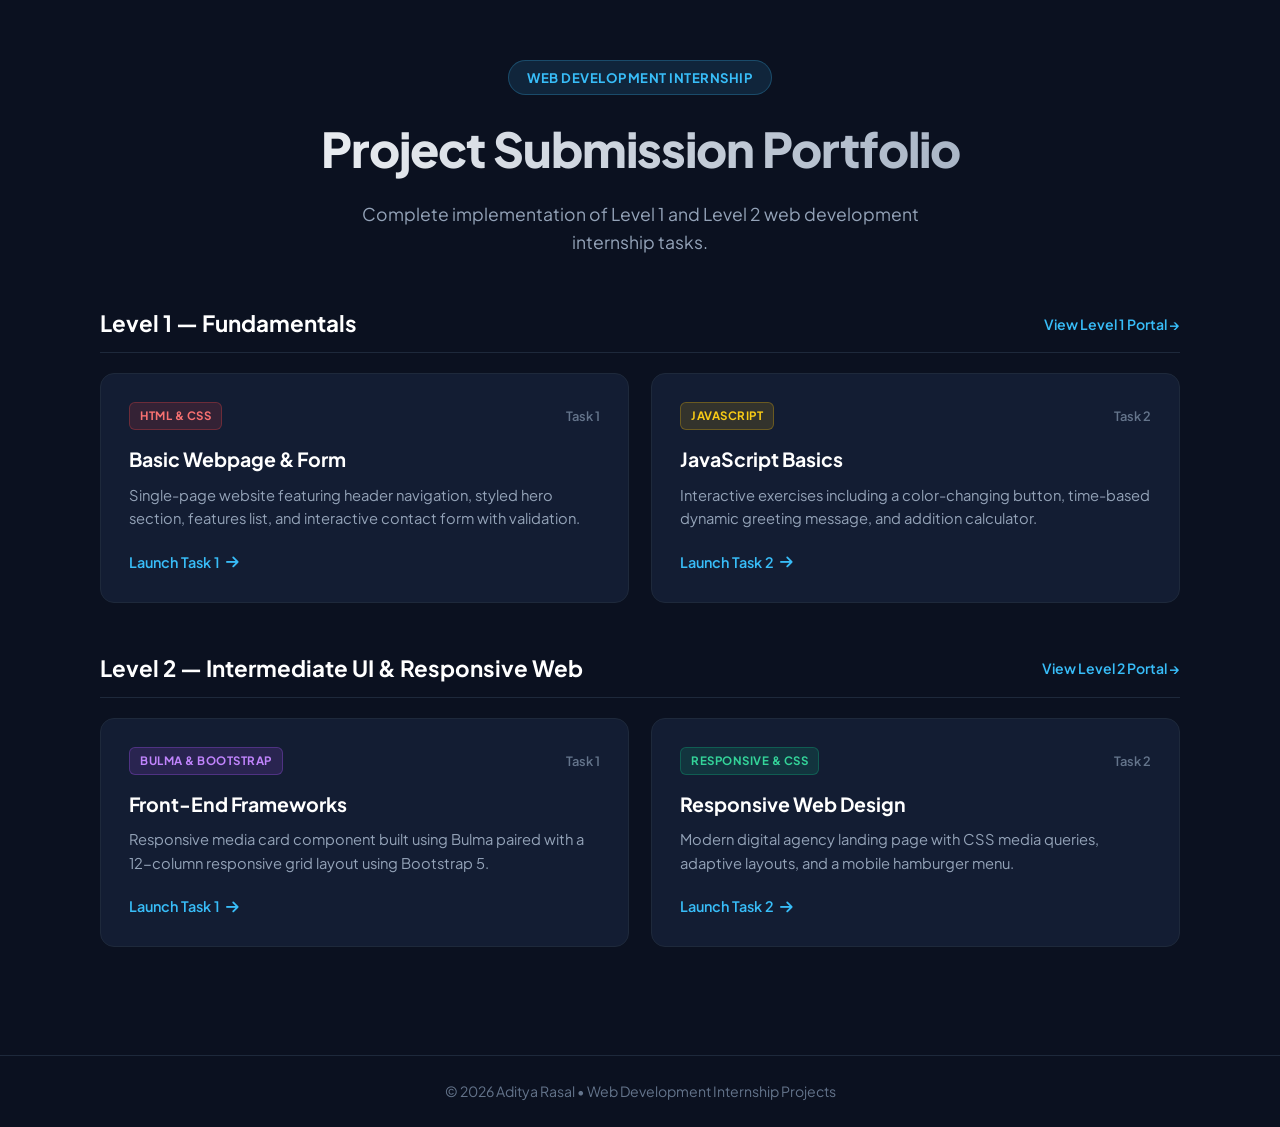
<file: index.html>
<!DOCTYPE html>
<html lang="en">
<head>
    <meta charset="UTF-8">
    <meta name="viewport" content="width=device-width, initial-scale=1.0">
    <title>Web Development Internship Projects</title>
    <link rel="preconnect" href="https://fonts.googleapis.com">
    <link rel="preconnect" href="https://fonts.gstatic.com" crossorigin>
    <link href="https://fonts.googleapis.com/css2?family=Plus+Jakarta+Sans:wght@400;500;600;700;800&display=swap" rel="stylesheet">
    <link rel="stylesheet" href="https://cdnjs.cloudflare.com/ajax/libs/font-awesome/6.5.1/css/all.min.css">
    <style>
        * {
            margin: 0;
            padding: 0;
            box-sizing: border-box;
        }

        body {
            font-family: 'Plus Jakarta Sans', -apple-system, BlinkMacSystemFont, sans-serif;
            background: #0b1120;
            color: #f8fafc;
            min-height: 100vh;
            display: flex;
            flex-direction: column;
            line-height: 1.6;
        }

        .container {
            width: 90%;
            max-width: 1080px;
            margin: 0 auto;
            padding: 60px 0;
            flex: 1;
        }

        header.hero {
            text-align: center;
            margin-bottom: 50px;
        }

        .badge-tag {
            display: inline-block;
            background: rgba(56, 189, 248, 0.12);
            color: #38bdf8;
            border: 1px solid rgba(56, 189, 248, 0.25);
            padding: 6px 18px;
            border-radius: 999px;
            font-size: 0.82rem;
            font-weight: 700;
            text-transform: uppercase;
            letter-spacing: 0.5px;
            margin-bottom: 16px;
        }

        h1 {
            font-size: clamp(2rem, 4vw, 3rem);
            font-weight: 800;
            letter-spacing: -1px;
            margin-bottom: 12px;
            background: linear-gradient(to right, #ffffff, #94a3b8);
            -webkit-background-clip: text;
            -webkit-text-fill-color: transparent;
        }

        p.subtitle {
            color: #94a3b8;
            font-size: 1.1rem;
            max-width: 620px;
            margin: 0 auto;
        }

        .level-group {
            margin-bottom: 48px;
        }

        .level-header {
            display: flex;
            align-items: center;
            gap: 12px;
            margin-bottom: 20px;
            padding-bottom: 10px;
            border-bottom: 1px solid #1e293b;
        }

        .level-header h2 {
            font-size: 1.4rem;
            font-weight: 700;
            color: #ffffff;
        }

        .level-portal-link {
            margin-left: auto;
            font-size: 0.88rem;
            color: #38bdf8;
            text-decoration: none;
            font-weight: 600;
        }

        .level-portal-link:hover {
            text-decoration: underline;
        }

        .cards-grid {
            display: grid;
            grid-template-columns: repeat(2, 1fr);
            gap: 22px;
        }

        .task-card {
            background: #131d33;
            border: 1px solid #1e293b;
            border-radius: 14px;
            padding: 28px;
            text-decoration: none;
            color: inherit;
            display: flex;
            flex-direction: column;
            justify-content: space-between;
            transition: transform 0.25s ease, border-color 0.25s ease, box-shadow 0.25s ease;
        }

        .task-card:hover {
            transform: translateY(-4px);
            border-color: #38bdf8;
            box-shadow: 0 12px 28px rgba(56, 189, 248, 0.15);
        }

        .card-top {
            display: flex;
            justify-content: space-between;
            align-items: center;
            margin-bottom: 14px;
        }

        .pill {
            font-size: 0.72rem;
            font-weight: 700;
            text-transform: uppercase;
            padding: 4px 10px;
            border-radius: 6px;
            letter-spacing: 0.5px;
        }

        .pill-html { background: rgba(239, 68, 68, 0.15); color: #f87171; border: 1px solid rgba(239, 68, 68, 0.3); }
        .pill-js { background: rgba(234, 179, 8, 0.15); color: #facc15; border: 1px solid rgba(234, 179, 8, 0.3); }
        .pill-css { background: rgba(16, 185, 129, 0.15); color: #34d399; border: 1px solid rgba(16, 185, 129, 0.3); }
        .pill-fw { background: rgba(168, 85, 247, 0.15); color: #c084fc; border: 1px solid rgba(168, 85, 247, 0.3); }

        .task-number {
            font-size: 0.8rem;
            color: #64748b;
            font-weight: 600;
        }

        .task-card h3 {
            font-size: 1.22rem;
            font-weight: 700;
            color: #ffffff;
            margin-bottom: 8px;
        }

        .task-card p {
            color: #94a3b8;
            font-size: 0.92rem;
            line-height: 1.6;
            margin-bottom: 20px;
            flex-grow: 1;
        }

        .card-footer {
            display: flex;
            align-items: center;
            gap: 6px;
            font-size: 0.9rem;
            font-weight: 600;
            color: #38bdf8;
        }

        footer {
            border-top: 1px solid #1e293b;
            padding: 24px 0;
            text-align: center;
            color: #64748b;
            font-size: 0.88rem;
        }

        @media (max-width: 768px) {
            .cards-grid {
                grid-template-columns: 1fr;
            }

            .container {
                padding: 40px 0;
            }
        }
    </style>
</head>
<body>

    <div class="container">
        <header class="hero">
            <span class="badge-tag">Web Development Internship</span>
            <h1>Project Submission Portfolio</h1>
            <p class="subtitle">Complete implementation of Level 1 and Level 2 web development internship tasks.</p>
        </header>

        <section class="level-group">
            <div class="level-header">
                <h2>Level 1 &mdash; Fundamentals</h2>
                <a href="level_1/index.html" class="level-portal-link">View Level 1 Portal &rarr;</a>
            </div>

            <div class="cards-grid">
                <a href="level_1/Task_1/index.html" class="task-card">
                    <div>
                        <div class="card-top">
                            <span class="pill pill-html">HTML &amp; CSS</span>
                            <span class="task-number">Task 1</span>
                        </div>
                        <h3>Basic Webpage &amp; Form</h3>
                        <p>Single-page website featuring header navigation, styled hero section, features list, and interactive contact form with validation.</p>
                    </div>
                    <div class="card-footer">
                        <span>Launch Task 1</span>
                        <i class="fa-solid fa-arrow-right"></i>
                    </div>
                </a>

                <a href="level_1/Task_2/index.html" class="task-card">
                    <div>
                        <div class="card-top">
                            <span class="pill pill-js">JavaScript</span>
                            <span class="task-number">Task 2</span>
                        </div>
                        <h3>JavaScript Basics</h3>
                        <p>Interactive exercises including a color-changing button, time-based dynamic greeting message, and addition calculator.</p>
                    </div>
                    <div class="card-footer">
                        <span>Launch Task 2</span>
                        <i class="fa-solid fa-arrow-right"></i>
                    </div>
                </a>
            </div>
        </section>

        <section class="level-group">
            <div class="level-header">
                <h2>Level 2 &mdash; Intermediate UI &amp; Responsive Web</h2>
                <a href="level_2/index.html" class="level-portal-link">View Level 2 Portal &rarr;</a>
            </div>

            <div class="cards-grid">
                <a href="level_2/task_1/index.html" class="task-card">
                    <div>
                        <div class="card-top">
                            <span class="pill pill-fw">Bulma &amp; Bootstrap</span>
                            <span class="task-number">Task 1</span>
                        </div>
                        <h3>Front-End Frameworks</h3>
                        <p>Responsive media card component built using Bulma paired with a 12-column responsive grid layout using Bootstrap 5.</p>
                    </div>
                    <div class="card-footer">
                        <span>Launch Task 1</span>
                        <i class="fa-solid fa-arrow-right"></i>
                    </div>
                </a>

                <a href="level_2/task_2/index.html" class="task-card">
                    <div>
                        <div class="card-top">
                            <span class="pill pill-css">Responsive &amp; CSS</span>
                            <span class="task-number">Task 2</span>
                        </div>
                        <h3>Responsive Web Design</h3>
                        <p>Modern digital agency landing page with CSS media queries, adaptive layouts, and a mobile hamburger menu.</p>
                    </div>
                    <div class="card-footer">
                        <span>Launch Task 2</span>
                        <i class="fa-solid fa-arrow-right"></i>
                    </div>
                </a>
            </div>
        </section>
    </div>

    <footer>
        <p>&copy; 2026 Aditya Rasal &bull; Web Development Internship Projects</p>
    </footer>

</body>
</html>
</file>
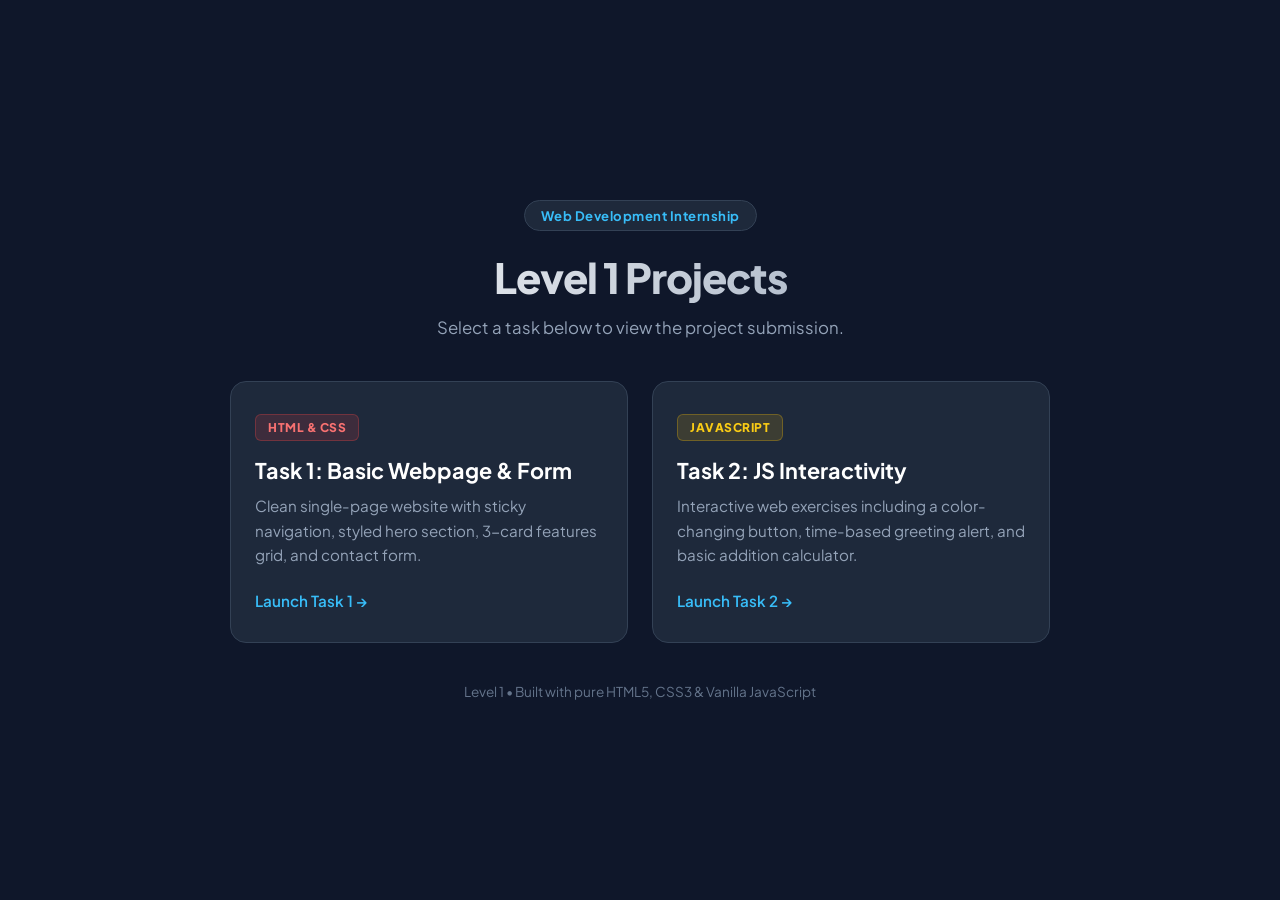
<file: level_1/index.html>
<!DOCTYPE html>
<html lang="en">
<head>
    <meta charset="UTF-8">
    <meta name="viewport" content="width=device-width, initial-scale=1.0">
    <title>Level 1 - Web Development Fundamentals</title>
    <link href="https://fonts.googleapis.com/css2?family=Plus+Jakarta+Sans:wght@400;500;600;700;800&display=swap" rel="stylesheet">
    <style>
        * {
            margin: 0;
            padding: 0;
            box-sizing: border-box;
        }
        body {
            font-family: 'Plus Jakarta Sans', -apple-system, BlinkMacSystemFont, sans-serif;
            background: #0f172a;
            color: #f8fafc;
            min-height: 100vh;
            display: flex;
            flex-direction: column;
            justify-content: center;
            align-items: center;
            padding: 40px 20px;
        }
        .container {
            max-width: 820px;
            width: 100%;
            text-align: center;
        }
        .tag {
            display: inline-block;
            background: #1e293b;
            color: #38bdf8;
            padding: 6px 16px;
            border-radius: 9999px;
            font-size: 0.82rem;
            font-weight: 700;
            letter-spacing: 0.5px;
            margin-bottom: 20px;
            border: 1px solid #334155;
        }
        h1 {
            font-size: 2.6rem;
            font-weight: 800;
            letter-spacing: -1px;
            margin-bottom: 12px;
            background: linear-gradient(to right, #ffffff, #94a3b8);
            -webkit-background-clip: text;
            -webkit-text-fill-color: transparent;
        }
        p.subtitle {
            color: #94a3b8;
            font-size: 1.05rem;
            margin-bottom: 40px;
            line-height: 1.6;
        }
        .cards-grid {
            display: grid;
            grid-template-columns: repeat(auto-fit, minmax(300px, 1fr));
            gap: 24px;
            margin-bottom: 40px;
        }
        .card {
            background: #1e293b;
            border: 1px solid #334155;
            border-radius: 16px;
            padding: 32px 24px;
            text-align: left;
            display: flex;
            flex-direction: column;
            justify-content: space-between;
            transition: transform 0.2s ease, border-color 0.2s ease, box-shadow 0.2s ease;
            text-decoration: none;
            color: inherit;
        }
        .card:hover {
            transform: translateY(-4px);
            border-color: #38bdf8;
            box-shadow: 0 12px 30px rgba(56, 189, 248, 0.15);
        }
        .card-badge {
            display: inline-block;
            align-self: flex-start;
            font-size: 0.75rem;
            font-weight: 800;
            text-transform: uppercase;
            padding: 5px 12px;
            border-radius: 6px;
            margin-bottom: 16px;
            letter-spacing: 0.5px;
        }
        .badge-html {
            background: rgba(239, 68, 68, 0.15);
            color: #f87171;
            border: 1px solid rgba(239, 68, 68, 0.3);
        }
        .badge-js {
            background: rgba(234, 179, 8, 0.15);
            color: #facc15;
            border: 1px solid rgba(234, 179, 8, 0.3);
        }
        .card h2 {
            font-size: 1.35rem;
            font-weight: 700;
            color: #ffffff;
            margin-bottom: 10px;
        }
        .card p {
            color: #94a3b8;
            font-size: 0.95rem;
            line-height: 1.6;
            margin-bottom: 24px;
        }
        .card-link {
            font-size: 0.95rem;
            font-weight: 600;
            color: #38bdf8;
            display: flex;
            align-items: center;
            gap: 6px;
        }
        footer {
            color: #64748b;
            font-size: 0.85rem;
        }
    </style>
</head>
<body>

    <div class="container">
        <span class="tag">Web Development Internship</span>
        <h1>Level 1 Projects</h1>
        <p class="subtitle">Select a task below to view the project submission.</p>

        <div class="cards-grid">
            <a href="Task_1/index.html" class="card">
                <div>
                    <span class="card-badge badge-html">HTML &amp; CSS</span>
                    <h2>Task 1: Basic Webpage &amp; Form</h2>
                    <p>Clean single-page website with sticky navigation, styled hero section, 3-card features grid, and contact form.</p>
                </div>
                <span class="card-link">Launch Task 1 &rarr;</span>
            </a>

            <a href="Task_2/index.html" class="card">
                <div>
                    <span class="card-badge badge-js">JavaScript</span>
                    <h2>Task 2: JS Interactivity</h2>
                    <p>Interactive web exercises including a color-changing button, time-based greeting alert, and basic addition calculator.</p>
                </div>
                <span class="card-link">Launch Task 2 &rarr;</span>
            </a>
        </div>

        <footer>
            Level 1 &bull; Built with pure HTML5, CSS3 &amp; Vanilla JavaScript
        </footer>
    </div>

</body>
</html>
</file>
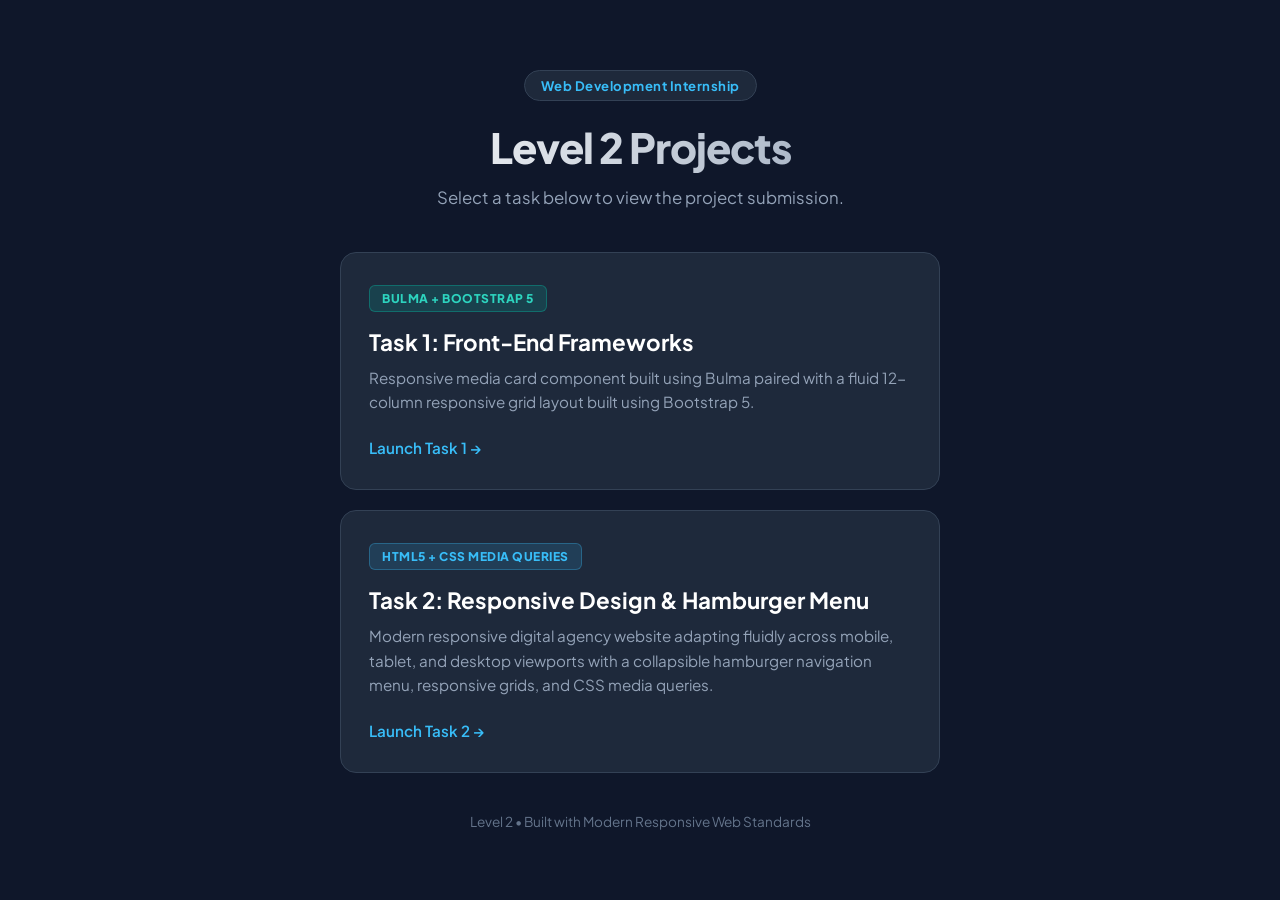
<file: level_2/index.html>
<!DOCTYPE html>
<html lang="en">
<head>
    <meta charset="UTF-8">
    <meta name="viewport" content="width=device-width, initial-scale=1.0">
    <title>Level 2 - Web Development Tasks</title>
    <link href="https://fonts.googleapis.com/css2?family=Plus+Jakarta+Sans:wght@400;500;600;700;800&display=swap" rel="stylesheet">
    <style>
        * {
            margin: 0;
            padding: 0;
            box-sizing: border-box;
        }
        body {
            font-family: 'Plus Jakarta Sans', -apple-system, BlinkMacSystemFont, sans-serif;
            background: #0f172a;
            color: #f8fafc;
            min-height: 100vh;
            display: flex;
            flex-direction: column;
            justify-content: center;
            align-items: center;
            padding: 40px 20px;
        }
        .container {
            max-width: 600px;
            width: 100%;
            text-align: center;
        }
        .tag {
            display: inline-block;
            background: #1e293b;
            color: #38bdf8;
            padding: 6px 16px;
            border-radius: 9999px;
            font-size: 0.82rem;
            font-weight: 700;
            letter-spacing: 0.5px;
            margin-bottom: 20px;
            border: 1px solid #334155;
        }
        h1 {
            font-size: 2.6rem;
            font-weight: 800;
            letter-spacing: -1px;
            margin-bottom: 12px;
            background: linear-gradient(to right, #ffffff, #94a3b8);
            -webkit-background-clip: text;
            -webkit-text-fill-color: transparent;
        }
        p.subtitle {
            color: #94a3b8;
            font-size: 1.05rem;
            margin-bottom: 40px;
            line-height: 1.6;
        }
        .cards-list {
            display: flex;
            flex-direction: column;
            gap: 20px;
            margin-bottom: 40px;
        }
        .card {
            background: #1e293b;
            border: 1px solid #334155;
            border-radius: 16px;
            padding: 32px 28px;
            text-align: left;
            display: flex;
            flex-direction: column;
            justify-content: space-between;
            transition: transform 0.25s ease, border-color 0.25s ease, box-shadow 0.25s ease;
            text-decoration: none;
            color: inherit;
        }
        .card:hover {
            transform: translateY(-4px);
            border-color: #38bdf8;
            box-shadow: 0 16px 36px rgba(56, 189, 248, 0.15);
        }
        .card-badge {
            display: inline-block;
            align-self: flex-start;
            font-size: 0.75rem;
            font-weight: 800;
            text-transform: uppercase;
            padding: 5px 12px;
            border-radius: 6px;
            margin-bottom: 16px;
            letter-spacing: 0.5px;
            background: rgba(0, 209, 178, 0.15);
            color: #2dd4bf;
            border: 1px solid rgba(0, 209, 178, 0.3);
        }
        .card h2 {
            font-size: 1.4rem;
            font-weight: 700;
            color: #ffffff;
            margin-bottom: 10px;
        }
        .card p {
            color: #94a3b8;
            font-size: 0.95rem;
            line-height: 1.6;
            margin-bottom: 24px;
        }
        .card-link {
            font-size: 0.95rem;
            font-weight: 600;
            color: #38bdf8;
            display: flex;
            align-items: center;
            gap: 6px;
        }
        footer {
            color: #64748b;
            font-size: 0.85rem;
        }
    </style>
</head>
<body>

    <div class="container">
        <span class="tag">Web Development Internship</span>
        <h1>Level 2 Projects</h1>
        <p class="subtitle">Select a task below to view the project submission.</p>

        <div class="cards-list">
            <a href="task_1/index.html" class="card">
                <div>
                    <span class="card-badge">Bulma + Bootstrap 5</span>
                    <h2>Task 1: Front-End Frameworks</h2>
                    <p>Responsive media card component built using Bulma paired with a fluid 12-column responsive grid layout built using Bootstrap 5.</p>
                </div>
                <span class="card-link">Launch Task 1 &rarr;</span>
            </a>

            <a href="task_2/index.html" class="card">
                <div>
                    <span class="card-badge" style="background: rgba(56, 189, 248, 0.15); color: #38bdf8; border-color: rgba(56, 189, 248, 0.3);">HTML5 + CSS Media Queries</span>
                    <h2>Task 2: Responsive Design &amp; Hamburger Menu</h2>
                    <p>Modern responsive digital agency website adapting fluidly across mobile, tablet, and desktop viewports with a collapsible hamburger navigation menu, responsive grids, and CSS media queries.</p>
                </div>
                <span class="card-link">Launch Task 2 &rarr;</span>
            </a>
        </div>

        <footer>
            Level 2 &bull; Built with Modern Responsive Web Standards
        </footer>
    </div>

</body>
</html>
</file>
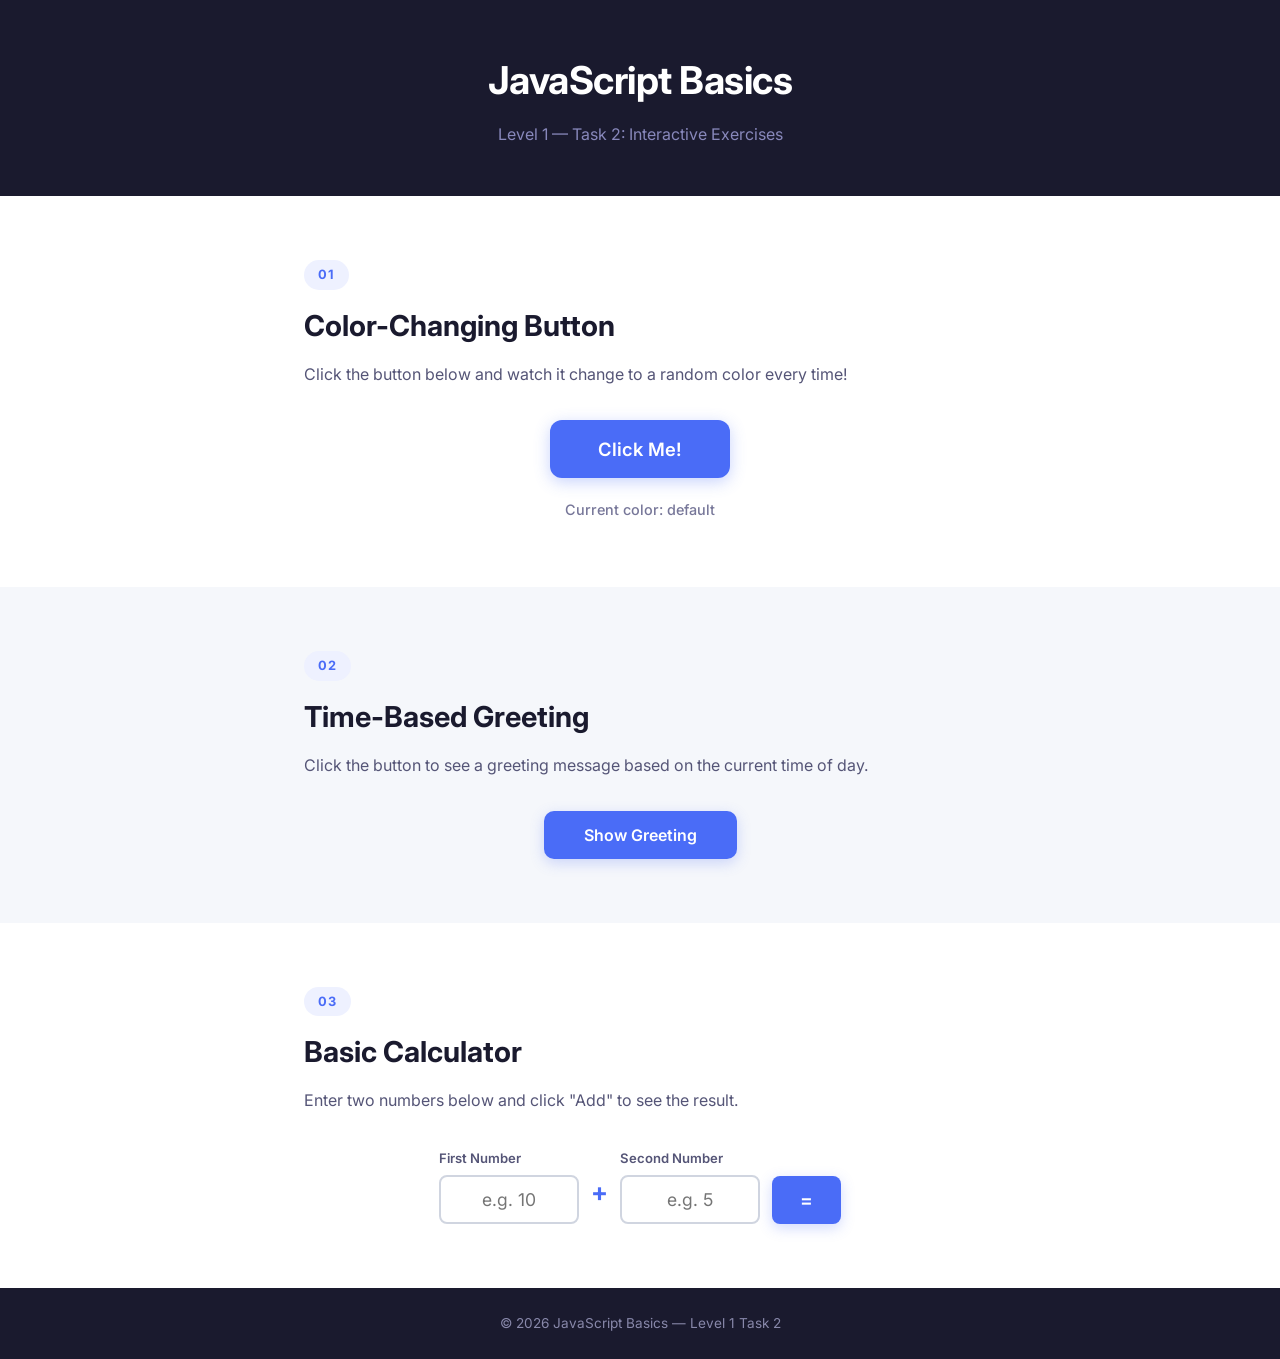
<file: level_1/Task_2/index.html>
<!DOCTYPE html>
<html lang="en">
<head>
    <meta charset="UTF-8">
    <meta name="viewport" content="width=device-width, initial-scale=1.0">
    <title>Task 2 - JavaScript Basics</title>
    <link rel="stylesheet" href="style.css">
    <link href="https://fonts.googleapis.com/css2?family=Inter:wght@400;500;600;700&display=swap" rel="stylesheet">
</head>
<body>

    <header class="header">
        <div class="container">
            <h1 class="header-title">JavaScript Basics</h1>
            <p class="header-subtitle">Level 1 — Task 2: Interactive Exercises</p>
        </div>
    </header>

    <section class="section">
        <div class="container">
            <span class="section-number">01</span>
            <h2 class="section-heading">Color-Changing Button</h2>
            <p class="section-description">
                Click the button below and watch it change to a random color every time!
            </p>
            <div class="demo-area">
                <button id="color-button" class="color-button">Click Me!</button>
                <p id="color-label" class="color-label">Current color: default</p>
            </div>
        </div>
    </section>

    <section class="section section-alt">
        <div class="container">
            <span class="section-number">02</span>
            <h2 class="section-heading">Time-Based Greeting</h2>
            <p class="section-description">
                Click the button to see a greeting message based on the current time of day.
            </p>
            <div class="demo-area">
                <button id="greeting-button" class="action-button">Show Greeting</button>
                <div id="greeting-display" class="greeting-display hidden">
                    <span id="greeting-icon" class="greeting-icon"></span>
                    <p id="greeting-text" class="greeting-text"></p>
                    <p id="greeting-time" class="greeting-time"></p>
                </div>
            </div>
        </div>
    </section>

    <section class="section">
        <div class="container">
            <span class="section-number">03</span>
            <h2 class="section-heading">Basic Calculator</h2>
            <p class="section-description">
                Enter two numbers below and click "Add" to see the result.
            </p>
            <div class="demo-area">
                <div class="calculator">
                    <div class="calc-input-group">
                        <label for="num1" class="calc-label">First Number</label>
                        <input type="number" id="num1" class="calc-input" placeholder="e.g. 10">
                    </div>
                    <span class="calc-operator">+</span>
                    <div class="calc-input-group">
                        <label for="num2" class="calc-label">Second Number</label>
                        <input type="number" id="num2" class="calc-input" placeholder="e.g. 5">
                    </div>
                    <button id="calc-button" class="action-button calc-button">=</button>
                </div>
                <div id="calc-result" class="calc-result hidden">
                    <span class="result-label">Result</span>
                    <span id="result-value" class="result-value">0</span>
                </div>
            </div>
        </div>
    </section>

    <footer class="footer">
        <p class="footer-text">&copy; 2026 JavaScript Basics — Level 1 Task 2</p>
    </footer>

    <script src="script.js"></script>

</body>
</html>
</file>
<file: level_1/Task_2/style.css>
* {
    margin: 0;
    padding: 0;
    box-sizing: border-box;
}

body {
    font-family: 'Inter', sans-serif;
    color: #1a1a2e;
    background-color: #ffffff;
    line-height: 1.7;
}

.container {
    max-width: 720px;
    margin: 0 auto;
    padding: 0 24px;
}

.header {
    background-color: #1a1a2e;
    padding: 48px 0;
    text-align: center;
}

.header-title {
    font-size: 2.4rem;
    font-weight: 700;
    color: #ffffff;
    margin-bottom: 8px;
    letter-spacing: -0.5px;
}

.header-subtitle {
    font-size: 1rem;
    color: #8888bb;
    font-weight: 400;
}

.section {
    padding: 64px 0;
}

.section-alt {
    background-color: #f5f7fb;
}

.section-number {
    display: inline-block;
    font-size: 0.8rem;
    font-weight: 700;
    color: #4a6cf7;
    background-color: #eef1ff;
    padding: 4px 14px;
    border-radius: 20px;
    margin-bottom: 12px;
    letter-spacing: 1px;
}

.section-heading {
    font-size: 1.8rem;
    font-weight: 700;
    color: #1a1a2e;
    margin-bottom: 10px;
}

.section-description {
    font-size: 1rem;
    color: #555577;
    margin-bottom: 32px;
    line-height: 1.7;
}

.demo-area {
    display: flex;
    flex-direction: column;
    align-items: center;
    gap: 20px;
}

.color-button {
    padding: 18px 48px;
    font-size: 1.15rem;
    font-weight: 600;
    font-family: 'Inter', sans-serif;
    color: #ffffff;
    background-color: #4a6cf7;
    border: none;
    border-radius: 12px;
    cursor: pointer;
    transition: transform 0.15s ease, box-shadow 0.3s ease;
    box-shadow: 0 4px 16px rgba(74, 108, 247, 0.3);
}

.color-button:hover {
    transform: scale(1.04);
}

.color-button:active {
    transform: scale(0.97);
}

.color-label {
    font-size: 0.9rem;
    color: #777799;
    font-weight: 500;
}

.action-button {
    padding: 14px 40px;
    font-size: 1rem;
    font-weight: 600;
    font-family: 'Inter', sans-serif;
    color: #ffffff;
    background-color: #4a6cf7;
    border: none;
    border-radius: 10px;
    cursor: pointer;
    transition: background-color 0.3s ease, transform 0.15s ease;
    box-shadow: 0 4px 14px rgba(74, 108, 247, 0.25);
}

.action-button:hover {
    background-color: #3a5ce5;
    transform: scale(1.03);
}

.action-button:active {
    transform: scale(0.97);
}

.greeting-display {
    background-color: #ffffff;
    border: 1px solid #e0e4ee;
    border-radius: 12px;
    padding: 28px 36px;
    text-align: center;
    box-shadow: 0 4px 20px rgba(0, 0, 0, 0.06);
    min-width: 280px;
}

.greeting-icon {
    font-size: 2.4rem;
    display: block;
    margin-bottom: 10px;
}

.greeting-text {
    font-size: 1.2rem;
    font-weight: 600;
    color: #1a1a2e;
    margin-bottom: 6px;
}

.greeting-time {
    font-size: 0.85rem;
    color: #888899;
}

.calculator {
    display: flex;
    align-items: flex-end;
    gap: 12px;
    flex-wrap: wrap;
    justify-content: center;
}

.calc-input-group {
    display: flex;
    flex-direction: column;
    gap: 6px;
}

.calc-label {
    font-size: 0.82rem;
    font-weight: 600;
    color: #555577;
}

.calc-input {
    width: 140px;
    padding: 12px 14px;
    font-size: 1.1rem;
    font-family: 'Inter', sans-serif;
    border: 2px solid #d0d5e0;
    border-radius: 8px;
    background-color: #ffffff;
    color: #1a1a2e;
    outline: none;
    text-align: center;
    transition: border-color 0.3s ease, box-shadow 0.3s ease;
}

.calc-input:focus {
    border-color: #4a6cf7;
    box-shadow: 0 0 0 3px rgba(74, 108, 247, 0.15);
}

.calc-input::-webkit-inner-spin-button,
.calc-input::-webkit-outer-spin-button {
    -webkit-appearance: none;
    margin: 0;
}

.calc-input[type="number"] {
    -moz-appearance: textfield;
}

.calc-operator {
    font-size: 1.6rem;
    font-weight: 700;
    color: #4a6cf7;
    padding-bottom: 10px;
}

.calc-button {
    padding: 12px 28px;
    font-size: 1.2rem;
    border-radius: 8px;
}

.calc-result {
    background-color: #eef1ff;
    border: 2px solid #d0d8ff;
    border-radius: 12px;
    padding: 20px 40px;
    text-align: center;
    display: flex;
    flex-direction: column;
    gap: 4px;
}

.result-label {
    font-size: 0.8rem;
    font-weight: 600;
    color: #4a6cf7;
    text-transform: uppercase;
    letter-spacing: 1px;
}

.result-value {
    font-size: 2.2rem;
    font-weight: 700;
    color: #1a1a2e;
}

.hidden {
    display: none !important;
}

.footer {
    background-color: #1a1a2e;
    padding: 24px 0;
    text-align: center;
}

.footer-text {
    color: #8888aa;
    font-size: 0.85rem;
}

@media (max-width: 600px) {
    .header-title {
        font-size: 1.8rem;
    }

    .section-heading {
        font-size: 1.5rem;
    }

    .section {
        padding: 48px 0;
    }

    .calculator {
        flex-direction: column;
        align-items: center;
    }

    .calc-input {
        width: 200px;
    }

    .calc-operator {
        padding-bottom: 0;
    }

    .greeting-display {
        min-width: auto;
        width: 100%;
    }
}
</file>
